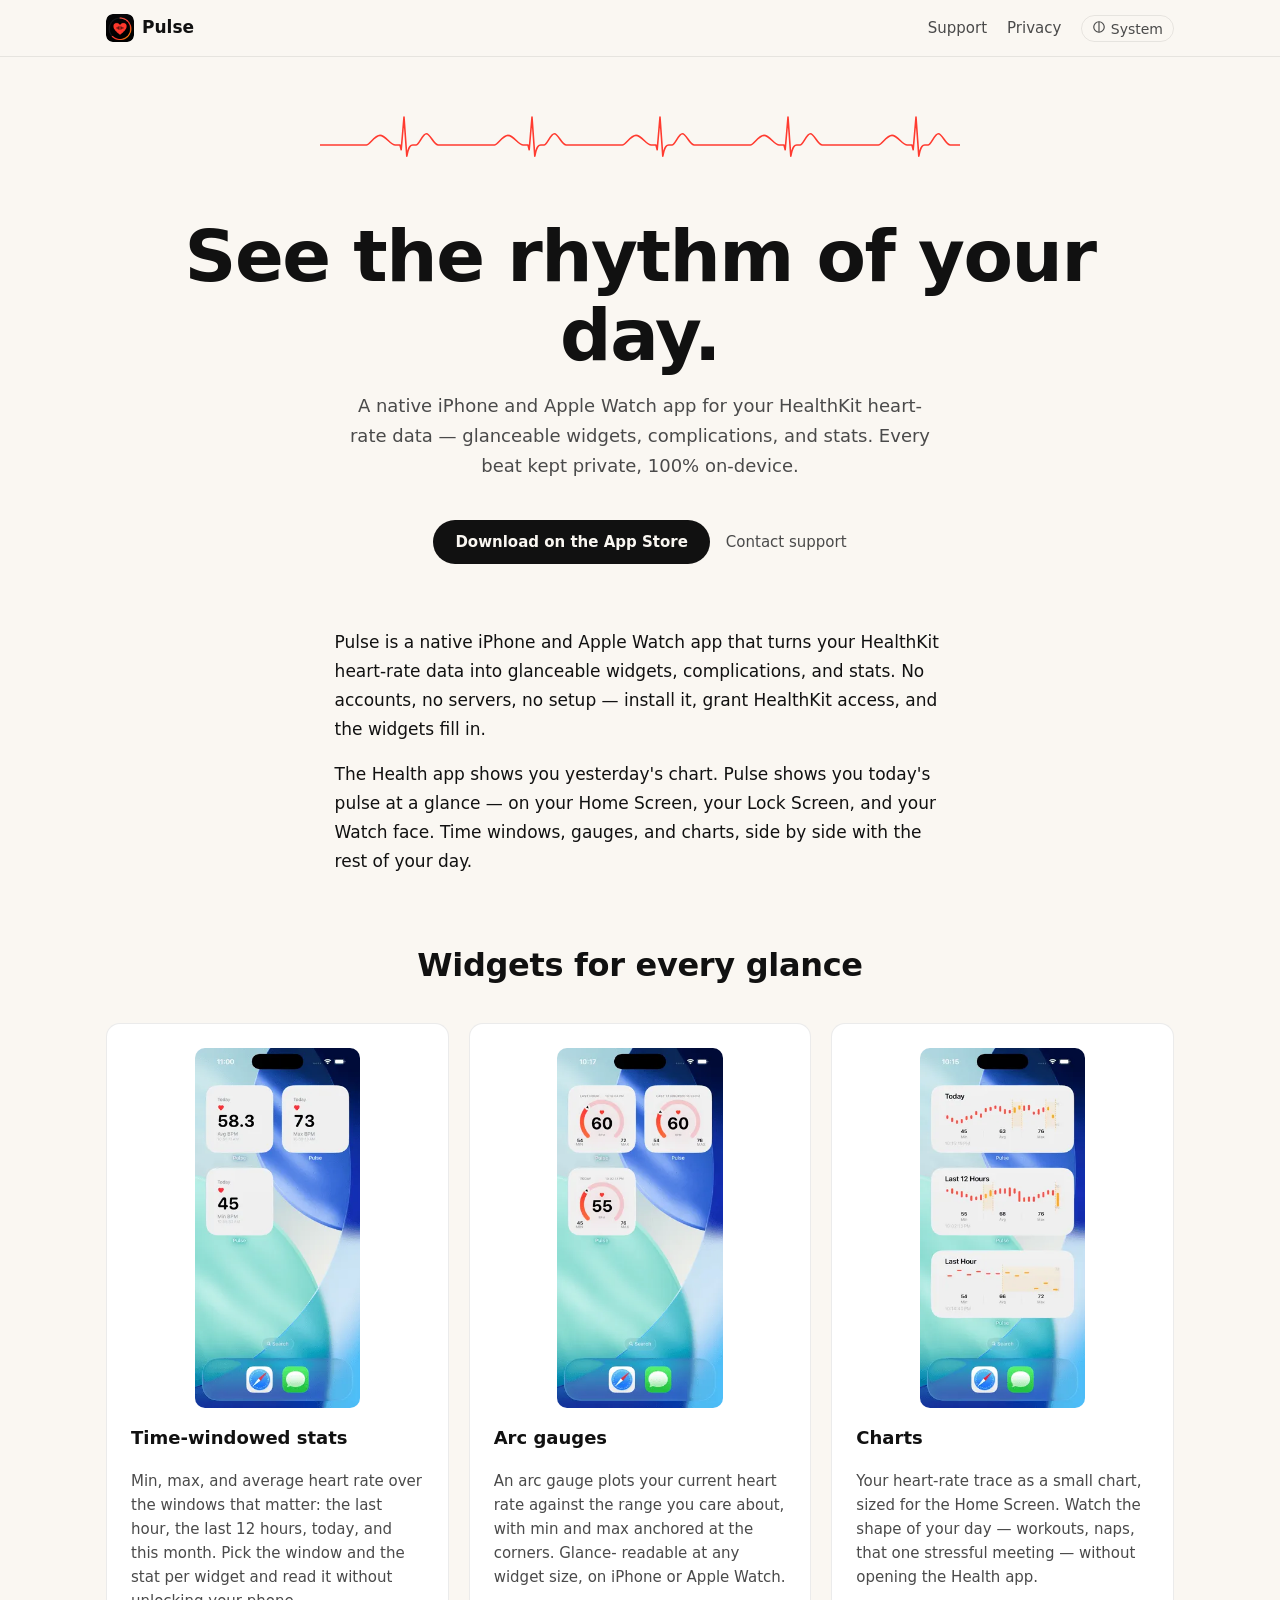
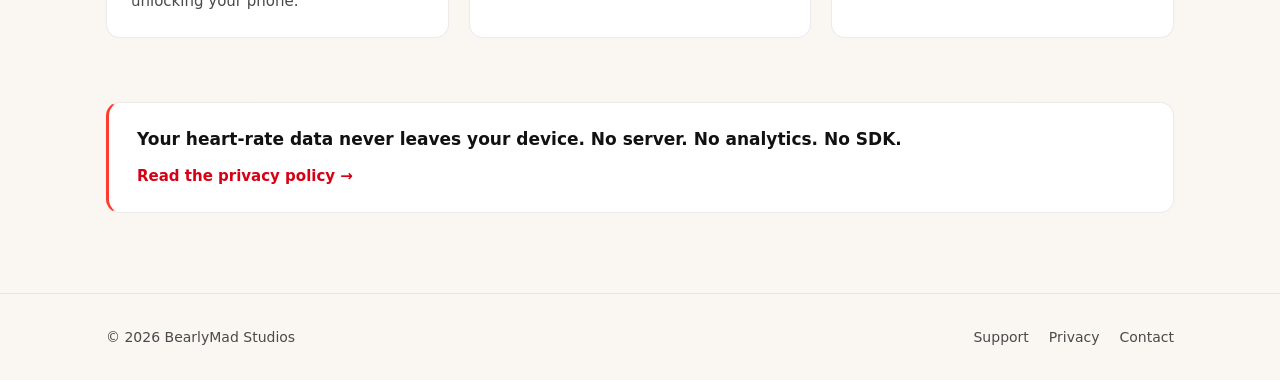
<file: index.html>
<!doctype html>
<html lang="en">
<head>
  <meta charset="UTF-8">
  <meta name="viewport" content="width=device-width, initial-scale=1">
  <title>Pulse — See the rhythm of your day.</title>
  <meta name="description" content="Pulse turns your HealthKit heart-rate data into glanceable iPhone and Apple Watch widgets, complications, and charts — every beat private, 100% on-device.">
  <link rel="canonical" href="https://pulse.bearcave.my/">

  <meta name="theme-color" content="#FF3B30" media="(prefers-color-scheme: light)">
  <meta name="theme-color" content="#FF453A" media="(prefers-color-scheme: dark)">

  <meta property="og:type" content="website">
  <meta property="og:site_name" content="Pulse">
  <meta property="og:title" content="Pulse — See the rhythm of your day.">
  <meta property="og:description" content="Pulse turns your HealthKit heart-rate data into glanceable iPhone and Apple Watch widgets, complications, and charts — every beat private, 100% on-device.">
  <meta property="og:url" content="https://pulse.bearcave.my/">
  <meta property="og:image" content="https://pulse.bearcave.my/assets/og-image.png">
  <meta property="og:image:width" content="1200">
  <meta property="og:image:height" content="630">

  <meta name="twitter:card" content="summary_large_image">
  <meta name="twitter:title" content="Pulse — See the rhythm of your day.">
  <meta name="twitter:description" content="Pulse turns your HealthKit heart-rate data into glanceable iPhone and Apple Watch widgets, complications, and charts — every beat private, 100% on-device.">
  <meta name="twitter:image" content="https://pulse.bearcave.my/assets/og-image.png">

  <link rel="icon" type="image/png" sizes="32x32" href="assets/favicon-32.png">
  <link rel="icon" type="image/png" sizes="16x16" href="assets/favicon-16.png">
  <link rel="apple-touch-icon" href="assets/icon-180.png">
  <link rel="stylesheet" href="styles.css">
  <script>!function(){var t=localStorage.getItem('pulse.theme');if(t==='light'||t==='dark')document.documentElement.setAttribute('data-theme',t)}()</script>
  <script src="app.js" defer></script>
</head>
<body>
  <a class="skip-link" href="#main">Skip to content</a>

  <header class="site-header">
    <div class="container header-inner">
      <a href="index.html" class="wordmark">
        <img src="assets/icon-180.png" alt="Pulse app icon" width="28" height="28">
        <span>Pulse</span>
      </a>
      <nav class="site-nav" aria-label="Site navigation">
        <a href="support.html">Support</a>
        <a href="privacy.html">Privacy</a>
        <button class="theme-toggle" aria-label="Toggle color theme">System</button>
      </nav>
    </div>
  </header>

  <main id="main" class="container">
    <section class="hero">

      <svg class="hero-wave" viewBox="0 0 800 80"
           preserveAspectRatio="xMidYMid meet"
           aria-hidden="true" focusable="false">
        <path
          d="M0,40 H58 C62,40 68,28 75,28 C82,28 88,40 94,40
             H100 L101.5,46 L105,5 L108.5,54
             C111,40 114,40 116,40 H120
             C124,40 128,26 133,26 C138,26 142,40 148,40 H160
             H218 C222,40 228,28 235,28 C242,28 248,40 254,40
             H260 L261.5,46 L265,5 L268.5,54
             C271,40 274,40 276,40 H280
             C284,40 288,26 293,26 C298,26 302,40 308,40 H320
             H378 C382,40 388,28 395,28 C402,28 408,40 414,40
             H420 L421.5,46 L425,5 L428.5,54
             C431,40 434,40 436,40 H440
             C444,40 448,26 453,26 C458,26 462,40 468,40 H480
             H538 C542,40 548,28 555,28 C562,28 568,40 574,40
             H580 L581.5,46 L585,5 L588.5,54
             C591,40 594,40 596,40 H600
             C604,40 608,26 613,26 C618,26 622,40 628,40 H640
             H698 C702,40 708,28 715,28 C722,28 728,40 734,40
             H740 L741.5,46 L745,5 L748.5,54
             C751,40 754,40 756,40 H760
             C764,40 768,26 773,26 C778,26 782,40 788,40 H800"
          fill="none" stroke="var(--accent)"
          stroke-width="2" stroke-linecap="round" stroke-linejoin="round"/>
      </svg>

      <h1 class="hero-headline">See the rhythm of your day.</h1>

      <p class="hero-subhead">A native iPhone and Apple Watch app for your
      HealthKit heart-rate data — glanceable widgets, complications, and stats.
      Every beat kept private, 100% on-device.</p>

      <div class="hero-actions">
        <a href="https://apps.apple.com/my/app/pulse-heart-stats/id6766077332"
           class="badge-app-store">
          Download on the App Store
        </a>
        <a href="support.html" class="hero-support-link">Contact support</a>
      </div>

    </section>

    <section class="intro">
      <p>Pulse is a native iPhone and Apple Watch app that turns your HealthKit
      heart-rate data into glanceable widgets, complications, and stats. No
      accounts, no servers, no setup — install it, grant HealthKit access, and
      the widgets fill in.</p>

      <p>The Health app shows you yesterday's chart. Pulse shows you today's
      pulse at a glance — on your Home Screen, your Lock Screen, and your Watch
      face. Time windows, gauges, and charts, side by side with the rest of
      your day.</p>
    </section>

    <section class="features" aria-labelledby="features-heading">
      <h2 id="features-heading" class="features-heading">Widgets for every glance</h2>

      <div class="features-grid">

        <article class="feature-card">
          <div class="feature-visual">
            <picture>
              <source srcset="assets/screenshots/time-windowed.webp" type="image/webp">
              <img src="assets/screenshots/time-windowed.png"
                   alt="Three small Home Screen widgets showing today's average, maximum, and minimum heart rate — 58.3, 73, and 45 BPM."
                   width="276" height="600" loading="lazy" decoding="async">
            </picture>
          </div>
          <h3>Time-windowed stats</h3>
          <p>Min, max, and average heart rate over the windows that matter:
          the last hour, the last 12 hours, today, and this month. Pick the
          window and the stat per widget and read it without unlocking your
          phone.</p>
        </article>

        <article class="feature-card">
          <div class="feature-visual">
            <picture>
              <source srcset="assets/screenshots/arc-gauges.webp" type="image/webp">
              <img src="assets/screenshots/arc-gauges.png"
                   alt="Three arc-gauge widgets on a Home Screen showing 60 BPM over the last hour, 60 BPM over the last 12 hours, and 55 BPM today, each with min and max readings underneath."
                   width="276" height="600" loading="lazy" decoding="async">
            </picture>
          </div>
          <h3>Arc gauges</h3>
          <p>An arc gauge plots your current heart rate against the range
          you care about, with min and max anchored at the corners. Glance-
          readable at any widget size, on iPhone or Apple Watch.</p>
        </article>

        <article class="feature-card">
          <div class="feature-visual">
            <picture>
              <source srcset="assets/screenshots/charts.webp" type="image/webp">
              <img src="assets/screenshots/charts.png"
                   alt="Three chart widgets on a Home Screen showing heart-rate traces for today, the last 12 hours, and the last hour, each with min, average, and max BPM beneath the chart."
                   width="276" height="600" loading="lazy" decoding="async">
            </picture>
          </div>
          <h3>Charts</h3>
          <p>Your heart-rate trace as a small chart, sized for the Home
          Screen. Watch the shape of your day — workouts, naps, that one
          stressful meeting — without opening the Health app.</p>
        </article>

      </div>
    </section>

    <aside class="privacy-callout" aria-labelledby="privacy-callout-heading">
      <p id="privacy-callout-heading" class="privacy-callout-quote">
        Your heart-rate data never leaves your device. No server. No analytics.
        No SDK.
      </p>
      <a class="privacy-callout-link" href="privacy.html">Read the privacy policy →</a>
    </aside>
  </main>

  <footer class="site-footer">
    <div class="container footer-inner">
      <p class="copyright">© 2026 BearlyMad Studios</p>
      <nav class="footer-nav" aria-label="Footer navigation">
        <a href="support.html">Support</a>
        <a href="privacy.html">Privacy</a>
        <a class="support-email"
           data-user="pulse.support"
           data-domain="bearcave.my"
           data-label="Contact"
           href="#">
          <noscript>Email: pulse.support [at] bearcave.my</noscript>
          Contact
        </a>
      </nav>
    </div>
  </footer>
</body>
</html>
</file>
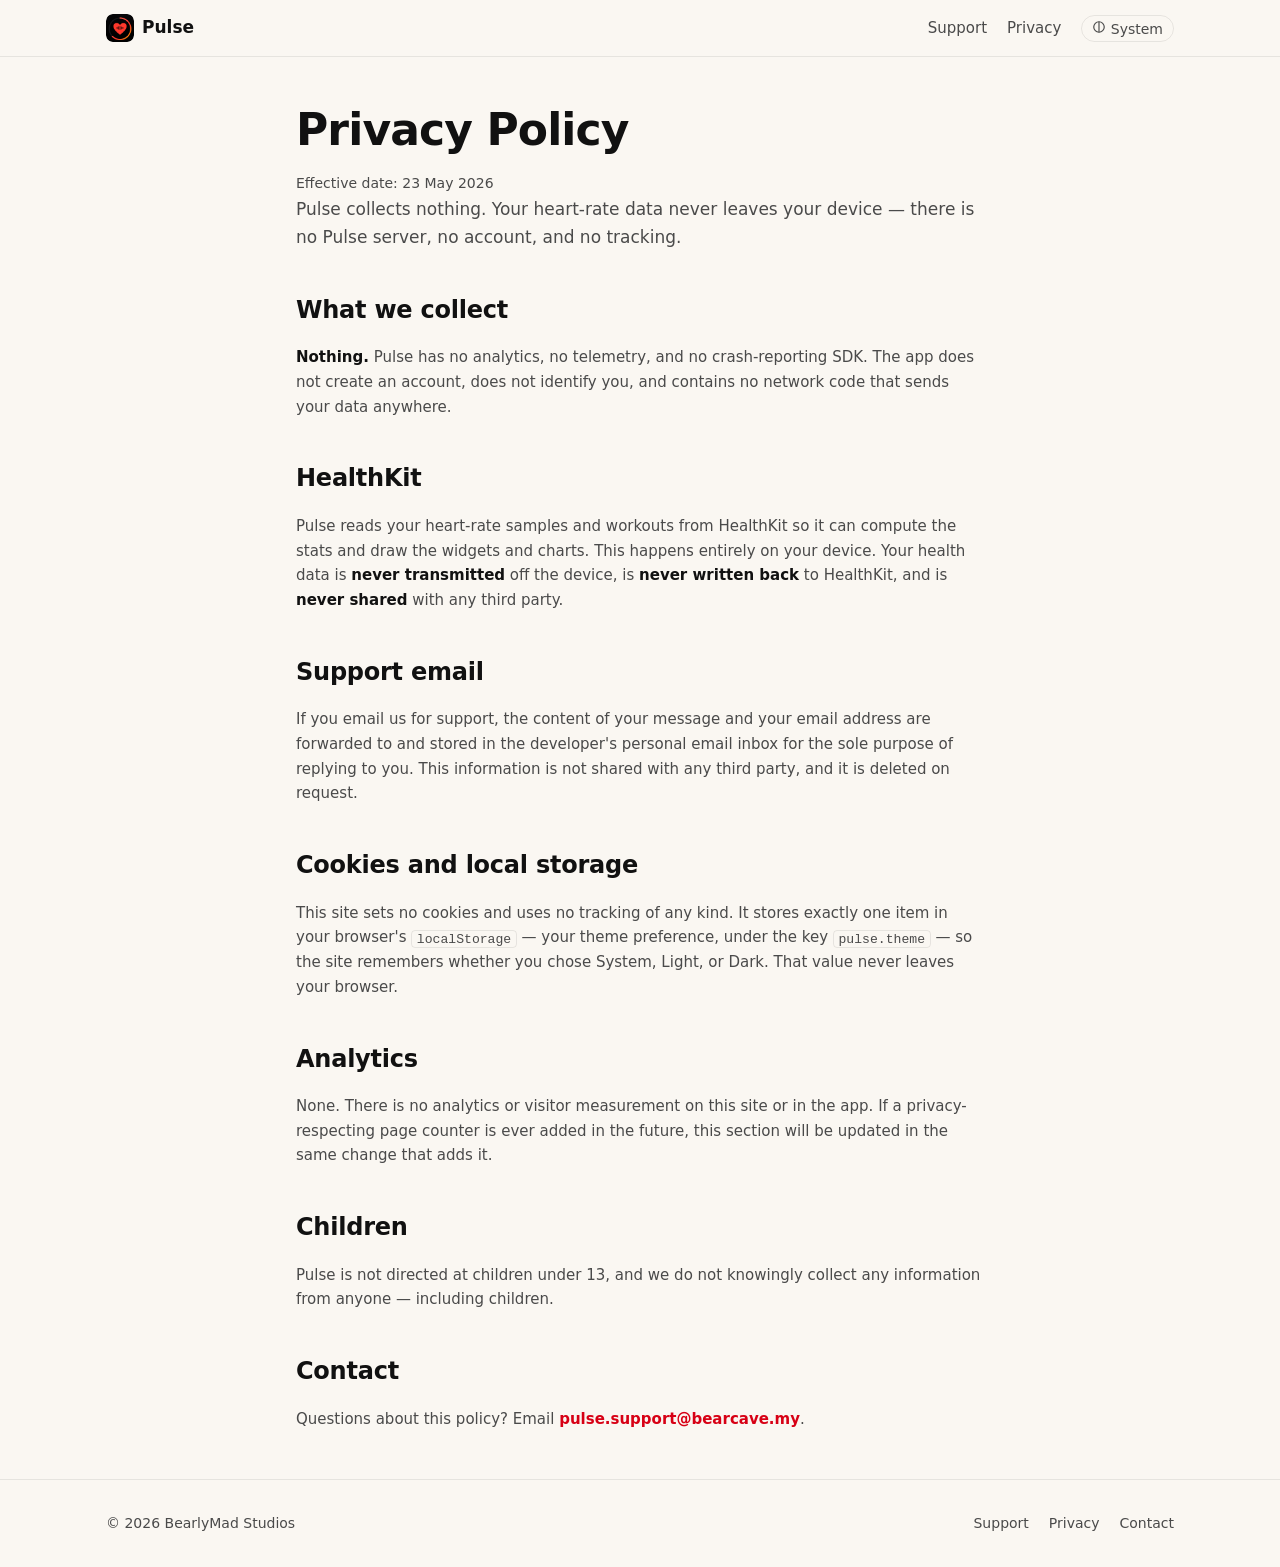
<file: privacy.html>
<!doctype html>
<html lang="en">
<head>
  <meta charset="UTF-8">
  <meta name="viewport" content="width=device-width, initial-scale=1">
  <title>Privacy Policy — Pulse</title>
  <meta name="description" content="How Pulse handles your data: nothing collected, no analytics, no servers. Your HealthKit heart-rate data stays 100% on your device. Read the full policy.">
  <link rel="canonical" href="https://pulse.bearcave.my/privacy.html">

  <meta name="theme-color" content="#FF3B30" media="(prefers-color-scheme: light)">
  <meta name="theme-color" content="#FF453A" media="(prefers-color-scheme: dark)">

  <meta property="og:type" content="website">
  <meta property="og:site_name" content="Pulse">
  <meta property="og:title" content="Pulse — Privacy Policy">
  <meta property="og:description" content="How Pulse handles your data: nothing collected, no analytics, no servers. Your HealthKit heart-rate data stays 100% on your device. Read the full policy.">
  <meta property="og:url" content="https://pulse.bearcave.my/privacy.html">
  <meta property="og:image" content="https://pulse.bearcave.my/assets/og-image.png">
  <meta property="og:image:width" content="1200">
  <meta property="og:image:height" content="630">

  <meta name="twitter:card" content="summary_large_image">
  <meta name="twitter:title" content="Pulse — Privacy Policy">
  <meta name="twitter:description" content="How Pulse handles your data: nothing collected, no analytics, no servers. Your HealthKit heart-rate data stays 100% on your device. Read the full policy.">
  <meta name="twitter:image" content="https://pulse.bearcave.my/assets/og-image.png">

  <link rel="icon" type="image/png" sizes="32x32" href="assets/favicon-32.png">
  <link rel="icon" type="image/png" sizes="16x16" href="assets/favicon-16.png">
  <link rel="apple-touch-icon" href="assets/icon-180.png">
  <link rel="stylesheet" href="styles.css">
  <script>!function(){var t=localStorage.getItem('pulse.theme');if(t==='light'||t==='dark')document.documentElement.setAttribute('data-theme',t)}()</script>
  <script src="app.js" defer></script>
</head>
<body>
  <a class="skip-link" href="#main">Skip to content</a>

  <header class="site-header">
    <div class="container header-inner">
      <a href="index.html" class="wordmark">
        <img src="assets/icon-180.png" alt="Pulse app icon" width="28" height="28">
        <span>Pulse</span>
      </a>
      <nav class="site-nav" aria-label="Site navigation">
        <a href="support.html">Support</a>
        <a href="privacy.html">Privacy</a>
        <button class="theme-toggle" aria-label="Toggle color theme">System</button>
      </nav>
    </div>
  </header>

  <main id="main" class="container support-page privacy-page">

    <header class="support-intro">
      <h1>Privacy Policy</h1>
      <p class="privacy-effective">Effective date: 23 May 2026</p>
      <p>Pulse collects nothing. Your heart-rate data never leaves your
      device — there is no Pulse server, no account, and no tracking.</p>
    </header>

    <section aria-labelledby="collect-heading">
      <h2 id="collect-heading">What we collect</h2>
      <p><strong>Nothing.</strong> Pulse has no analytics, no telemetry, and
      no crash-reporting SDK. The app does not create an account, does not
      identify you, and contains no network code that sends your data
      anywhere.</p>
    </section>

    <section aria-labelledby="healthkit-heading">
      <h2 id="healthkit-heading">HealthKit</h2>
      <p>Pulse reads your heart-rate samples and workouts from HealthKit so
      it can compute the stats and draw the widgets and charts. This happens
      entirely on your device. Your health data is <strong>never
      transmitted</strong> off the device, is <strong>never written back</strong>
      to HealthKit, and is <strong>never shared</strong> with any third
      party.</p>
    </section>

    <section aria-labelledby="email-heading">
      <h2 id="email-heading">Support email</h2>
      <p>If you email us for support, the content of your message and your
      email address are forwarded to and stored in the developer's personal
      email inbox for the sole purpose of replying to you. This information is
      not shared with any third party, and it is deleted on request.</p>
    </section>

    <section aria-labelledby="storage-heading">
      <h2 id="storage-heading">Cookies and local storage</h2>
      <p>This site sets no cookies and uses no tracking of any kind. It stores
      exactly one item in your browser's <code>localStorage</code> — your
      theme preference, under the key <code>pulse.theme</code> — so the site
      remembers whether you chose System, Light, or Dark. That value never
      leaves your browser.</p>
    </section>

    <section aria-labelledby="analytics-heading">
      <h2 id="analytics-heading">Analytics</h2>
      <p>None. There is no analytics or visitor measurement on this site or in
      the app. If a privacy-respecting page counter is ever added in the
      future, this section will be updated in the same change that adds it.</p>
    </section>

    <section aria-labelledby="children-heading">
      <h2 id="children-heading">Children</h2>
      <p>Pulse is not directed at children under 13, and we do not knowingly
      collect any information from anyone — including children.</p>
    </section>

    <section aria-labelledby="contact-heading">
      <h2 id="contact-heading">Contact</h2>
      <p>Questions about this policy? Email
        <a class="support-email"
           data-user="pulse.support"
           data-domain="bearcave.my"
           href="#">
          <noscript>pulse.support [at] bearcave.my</noscript>
          pulse.support [at] bearcave.my
        </a>.</p>
    </section>

  </main>

  <footer class="site-footer">
    <div class="container footer-inner">
      <p class="copyright">© 2026 BearlyMad Studios</p>
      <nav class="footer-nav" aria-label="Footer navigation">
        <a href="support.html">Support</a>
        <a href="privacy.html">Privacy</a>
        <a class="support-email"
           data-user="pulse.support"
           data-domain="bearcave.my"
           data-label="Contact"
           href="#">
          <noscript>Email: pulse.support [at] bearcave.my</noscript>
          Contact
        </a>
      </nav>
    </div>
  </footer>
</body>
</html>
</file>
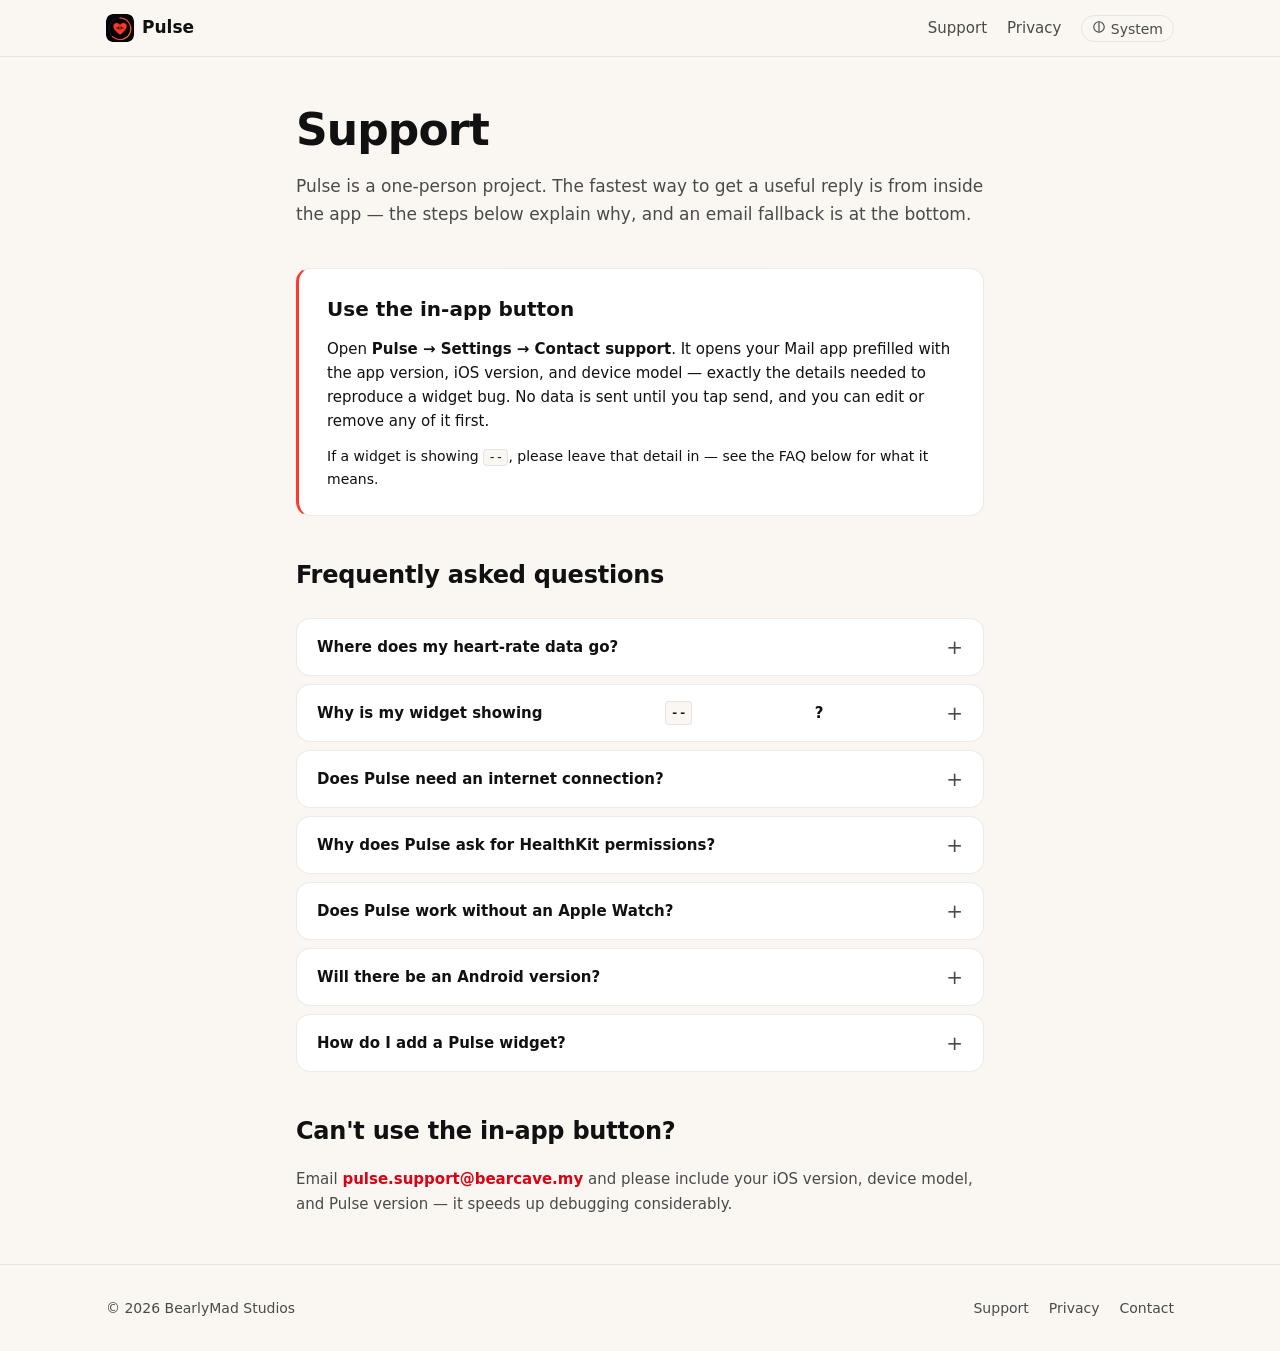
<file: support.html>
<!doctype html>
<html lang="en">
<head>
  <meta charset="UTF-8">
  <meta name="viewport" content="width=device-width, initial-scale=1">
  <title>Support — Pulse</title>
  <meta name="description" content="Get help with Pulse, the on-device heart-rate widget app for iPhone and Apple Watch. Browse the FAQ, use in-app support, or reach the team by email.">
  <link rel="canonical" href="https://pulse.bearcave.my/support.html">

  <meta name="theme-color" content="#FF3B30" media="(prefers-color-scheme: light)">
  <meta name="theme-color" content="#FF453A" media="(prefers-color-scheme: dark)">

  <meta property="og:type" content="website">
  <meta property="og:site_name" content="Pulse">
  <meta property="og:title" content="Pulse — Support">
  <meta property="og:description" content="Get help with Pulse, the on-device heart-rate widget app for iPhone and Apple Watch. Browse the FAQ, use in-app support, or reach the team by email.">
  <meta property="og:url" content="https://pulse.bearcave.my/support.html">
  <meta property="og:image" content="https://pulse.bearcave.my/assets/og-image.png">
  <meta property="og:image:width" content="1200">
  <meta property="og:image:height" content="630">

  <meta name="twitter:card" content="summary_large_image">
  <meta name="twitter:title" content="Pulse — Support">
  <meta name="twitter:description" content="Get help with Pulse, the on-device heart-rate widget app for iPhone and Apple Watch. Browse the FAQ, use in-app support, or reach the team by email.">
  <meta name="twitter:image" content="https://pulse.bearcave.my/assets/og-image.png">

  <link rel="icon" type="image/png" sizes="32x32" href="assets/favicon-32.png">
  <link rel="icon" type="image/png" sizes="16x16" href="assets/favicon-16.png">
  <link rel="apple-touch-icon" href="assets/icon-180.png">
  <link rel="stylesheet" href="styles.css">
  <script>!function(){var t=localStorage.getItem('pulse.theme');if(t==='light'||t==='dark')document.documentElement.setAttribute('data-theme',t)}()</script>
  <script src="app.js" defer></script>
</head>
<body>
  <a class="skip-link" href="#main">Skip to content</a>

  <header class="site-header">
    <div class="container header-inner">
      <a href="index.html" class="wordmark">
        <img src="assets/icon-180.png" alt="Pulse app icon" width="28" height="28">
        <span>Pulse</span>
      </a>
      <nav class="site-nav" aria-label="Site navigation">
        <a href="support.html">Support</a>
        <a href="privacy.html">Privacy</a>
        <button class="theme-toggle" aria-label="Toggle color theme">System</button>
      </nav>
    </div>
  </header>

  <main id="main" class="container support-page">

    <header class="support-intro">
      <h1>Support</h1>
      <p>Pulse is a one-person project. The fastest way to get a useful reply
      is from inside the app — the steps below explain why, and an email
      fallback is at the bottom.</p>
    </header>

    <section class="support-callout" aria-labelledby="in-app-heading">
      <h2 id="in-app-heading">Use the in-app button</h2>
      <p>Open <strong>Pulse → Settings → Contact support</strong>. It opens
      your Mail app prefilled with the app version, iOS version, and device
      model — exactly the details needed to reproduce a widget bug. No data
      is sent until you tap send, and you can edit or remove any of it
      first.</p>
      <p class="support-callout-note">If a widget is showing
      <code>--</code>, please leave that detail in — see the FAQ below for
      what it means.</p>
    </section>

    <section class="faq" aria-labelledby="faq-heading">
      <h2 id="faq-heading">Frequently asked questions</h2>

      <details class="faq-item">
        <summary>Where does my heart-rate data go?</summary>
        <p>Nowhere. Pulse reads heart-rate samples from HealthKit on your
        device, computes the widget, and that's the end of it. There is no
        Pulse server. Nothing is uploaded, synced, or shared.</p>
      </details>

      <details class="faq-item">
        <summary>Why is my widget showing <code>--</code>?</summary>
        <p>That sentinel means HealthKit has no heart-rate samples inside
        the window the widget is configured for — for example, an
        "Avg, last hour" widget when the Watch hasn't taken a reading in
        the past hour. Once a new sample arrives the widget will refresh
        on its normal schedule.</p>
      </details>

      <details class="faq-item">
        <summary>Does Pulse need an internet connection?</summary>
        <p>No. Pulse works fully offline. There is no account, no sign-in,
        and no network code in the app.</p>
      </details>

      <details class="faq-item">
        <summary>Why does Pulse ask for HealthKit permissions?</summary>
        <p>To read your heart-rate samples and workouts so it can compute
        the stats and draw the charts. Nothing else is requested, and
        Pulse never writes back to HealthKit.</p>
      </details>

      <details class="faq-item">
        <summary>Does Pulse work without an Apple Watch?</summary>
        <p>Yes — the iPhone widgets and Lock Screen widgets work with
        whatever heart-rate data HealthKit has, including readings from
        third-party devices. An Apple Watch gives you the richest data
        (and adds the Watch complications), but it isn't required.</p>
      </details>

      <details class="faq-item">
        <summary>Will there be an Android version?</summary>
        <p>No. Pulse is built on HealthKit, which is Apple-only.</p>
      </details>

      <details class="faq-item">
        <summary>How do I add a Pulse widget?</summary>
        <p>Long-press the Home Screen, tap the <strong>+</strong> in the
        top corner, search for <strong>Pulse</strong>, pick the widget,
        and tap <strong>Add Widget</strong>. The same flow works on the
        Lock Screen and Apple Watch face.</p>
      </details>
    </section>

    <section class="support-fallback" aria-labelledby="fallback-heading">
      <h2 id="fallback-heading">Can't use the in-app button?</h2>
      <p>Email
        <a class="support-email"
           data-user="pulse.support"
           data-domain="bearcave.my"
           href="#">
          <noscript>pulse.support [at] bearcave.my</noscript>
          pulse.support [at] bearcave.my
        </a>
        and please include your iOS version, device model, and Pulse
        version — it speeds up debugging considerably.</p>
    </section>

  </main>

  <footer class="site-footer">
    <div class="container footer-inner">
      <p class="copyright">© 2026 BearlyMad Studios</p>
      <nav class="footer-nav" aria-label="Footer navigation">
        <a href="support.html">Support</a>
        <a href="privacy.html">Privacy</a>
        <a class="support-email"
           data-user="pulse.support"
           data-domain="bearcave.my"
           data-label="Contact"
           href="#">
          <noscript>Email: pulse.support [at] bearcave.my</noscript>
          Contact
        </a>
      </nav>
    </div>
  </footer>
</body>
</html>
</file>
<file: styles.css>
/* ============================================================
   Design tokens — light (default)
   ============================================================ */
:root {
  --bg:         #FAF7F2;
  --fg:         #111111;
  --fg-muted:   #4A4A4A;
  --accent:     #FF3B30;
  --accent-text: #D70015;  /* AA-safe red for text/links on light bg */
  --accent-fg:  #FFFFFF;
  --surface:    #FFFFFF;
  --border:     rgba(0, 0, 0, 0.08);
  --radius:     14px;
  --radius-pill: 999px;
  --maxw:       1100px;
}

/* Zero-JS dark path — OS preference */
@media (prefers-color-scheme: dark) {
  :root {
    --bg:       #0E0E10;
    --fg:       #F4F4F5;
    --fg-muted: #A1A1AA;
    --accent:   #FF453A;
    --accent-text: #FF453A;  /* already AA on dark bg */
    --surface:  #18181B;
    --border:   rgba(255, 255, 255, 0.10);
  }
}

/* Explicit theme overrides (set by app.js in M3) */
[data-theme="light"] {
  --bg:         #FAF7F2;
  --fg:         #111111;
  --fg-muted:   #4A4A4A;
  --accent:     #FF3B30;
  --accent-text: #D70015;
  --surface:    #FFFFFF;
  --border:     rgba(0, 0, 0, 0.08);
}

[data-theme="dark"] {
  --bg:       #0E0E10;
  --fg:       #F4F4F5;
  --fg-muted: #A1A1AA;
  --accent:   #FF453A;
  --accent-text: #FF453A;
  --surface:  #18181B;
  --border:   rgba(255, 255, 255, 0.10);
}

/* ============================================================
   Reset
   ============================================================ */
*,
*::before,
*::after {
  box-sizing: border-box;
  margin: 0;
  padding: 0;
}

/* ============================================================
   Base
   ============================================================ */
html {
  font-family: -apple-system, BlinkMacSystemFont, "SF Pro Text", "Segoe UI",
               system-ui, sans-serif;
  font-size: 16px;
  -webkit-text-size-adjust: 100%;
}

body {
  background: var(--bg);
  color: var(--fg);
  min-height: 100vh;   /* fallback for Safari < 15.4 */
  min-height: 100dvh;
  display: flex;
  flex-direction: column;
  line-height: 1.6;
}

img {
  max-width: 100%;
  height: auto;
  display: block;
}

a {
  color: var(--accent-text);
}

/* ============================================================
   Layout helpers
   ============================================================ */
.container {
  max-width: var(--maxw);
  margin-inline: auto;
  padding-inline: 1rem;
}

main {
  flex: 1;
  padding-block: 3rem;
}

/* ============================================================
   Accessibility — skip link + focus ring
   ============================================================ */
.skip-link {
  position: absolute;
  left: -9999px;
  top: auto;
  width: 1px;
  height: 1px;
  overflow: hidden;
  background: var(--accent-text);
  color: var(--accent-fg);
  padding: 0.5rem 1rem;
  border-radius: var(--radius);
  font-weight: 600;
  text-decoration: none;
  z-index: 100;
}

.skip-link:focus {
  position: fixed;
  top: 0.75rem;
  left: 50%;
  translate: -50% 0;
  width: auto;
  height: auto;
}

:focus-visible {
  outline: 2px solid var(--accent);
  outline-offset: 3px;
}

/* ============================================================
   Header
   ============================================================ */
.site-header {
  border-bottom: 1px solid var(--border);
}

.header-inner {
  display: flex;
  align-items: center;
  justify-content: space-between;
  height: 56px;
}

.wordmark {
  display: flex;
  align-items: center;
  gap: 8px;
  text-decoration: none;
  font-weight: 700;
  font-size: 1.0625rem;
  color: var(--fg);
}

.wordmark img {
  width: 28px;
  height: 28px;
  border-radius: 7px;
}

.site-nav {
  display: flex;
  align-items: center;
  gap: 1.25rem;
}

.site-nav a {
  color: var(--fg-muted);
  text-decoration: none;
  font-size: 0.9375rem;
}

.site-nav a:hover {
  color: var(--fg);
}

.theme-toggle {
  background: none;
  border: 1px solid var(--border);
  border-radius: var(--radius-pill);
  padding: 4px 10px;
  cursor: pointer;
  color: var(--fg-muted);
  font-size: 0.875rem;
  font-family: inherit;
}

.theme-toggle:hover {
  color: var(--fg);
  border-color: var(--fg-muted);
}

/* ============================================================
   Footer
   ============================================================ */
.site-footer {
  border-top: 1px solid var(--border);
  padding-block: 2rem;
}

.footer-inner {
  display: flex;
  align-items: center;
  justify-content: space-between;
  flex-wrap: wrap;
  gap: 0.75rem;
}

.copyright {
  color: var(--fg-muted);
  font-size: 0.875rem;
}

.footer-nav {
  display: flex;
  gap: 1.25rem;
  flex-wrap: wrap;
}

.footer-nav a {
  color: var(--fg-muted);
  text-decoration: none;
  font-size: 0.875rem;
}

.footer-nav a:hover {
  color: var(--fg);
}

/* ============================================================
   Hero
   ============================================================ */
@keyframes waveform-pulse {
  0%, 100% { opacity: 0.55; }
  50%       { opacity: 1;    }
}

.hero {
  padding-bottom: 3rem;
  text-align: center;
}

.hero-wave {
  display: block;
  width: 100%;
  max-width: 640px;
  height: 80px;
  margin-inline: auto;
  margin-bottom: 2rem;
  animation: waveform-pulse 2s ease-in-out infinite;
}

.hero-headline {
  font-size: clamp(2.25rem, 6vw, 4.5rem);
  font-weight: 800;
  line-height: 1.1;
  letter-spacing: -0.02em;
  color: var(--fg);
  margin-bottom: 1rem;
}

.hero-subhead {
  font-size: clamp(1rem, 2.5vw, 1.125rem);
  color: var(--fg-muted);
  max-width: 600px;
  margin-inline: auto;
  margin-bottom: 2.5rem;
  line-height: 1.65;
}

.hero-actions {
  display: flex;
  align-items: center;
  justify-content: center;
  gap: 1rem;
  flex-wrap: wrap;
}

.badge-app-store {
  background: var(--fg);
  color: var(--bg);
  border: none;
  border-radius: var(--radius-pill);
  padding: 0.625rem 1.375rem;
  font-size: 0.9375rem;
  font-weight: 600;
  font-family: inherit;
  text-decoration: none;
  display: inline-block;
}

.badge-app-store:hover {
  opacity: 0.85;
}

.hero-support-link {
  font-size: 0.9375rem;
  color: var(--fg-muted);
  text-decoration: none;
}

.hero-support-link:hover {
  color: var(--fg);
}

/* ============================================================
   Intro — §5.1.3
   ============================================================ */
.intro {
  max-width: 60ch;
  margin-inline: auto;
  padding-block: 1rem 3rem;
  display: flex;
  flex-direction: column;
  gap: 1rem;
  color: var(--fg);
}

.intro p {
  font-size: 1.0625rem;
  line-height: 1.7;
}

/* ============================================================
   Features — §5.1.4
   ============================================================ */
.features {
  padding-block: 1rem 3rem;
}

.features-heading {
  font-size: clamp(1.5rem, 3vw, 2rem);
  font-weight: 700;
  letter-spacing: -0.01em;
  margin-bottom: 2rem;
  text-align: center;
}

.features-grid {
  display: grid;
  grid-template-columns: 1fr;
  gap: 1.25rem;
  scroll-snap-type: y mandatory;
}

.feature-card {
  background: var(--surface);
  border: 1px solid var(--border);
  border-radius: var(--radius);
  padding: 1.5rem;
  display: flex;
  flex-direction: column;
  gap: 1rem;
  scroll-snap-align: start;
}

.feature-card h3 {
  font-size: 1.125rem;
  font-weight: 700;
  color: var(--fg);
}

.feature-card p {
  color: var(--fg-muted);
  font-size: 0.9375rem;
  line-height: 1.6;
}

.feature-visual {
  display: flex;
  align-items: center;
  justify-content: center;
  min-height: 200px;
}

.feature-visual img {
  max-height: 360px;
  width: auto;
  border-radius: 10px;
}

@media (min-width: 720px) {
  .features-grid {
    grid-template-columns: repeat(3, 1fr);
    scroll-snap-type: none;
  }

  .feature-visual {
    min-height: 240px;
  }
}

/* ============================================================
   Privacy callout — §5.1.5
   ============================================================ */
.privacy-callout {
  margin-block: 1rem 2rem;
  padding: 1.5rem 1.75rem;
  background: var(--surface);
  border: 1px solid var(--border);
  border-left: 3px solid var(--accent);
  border-radius: var(--radius);
  display: flex;
  flex-direction: column;
  gap: 0.75rem;
}

.privacy-callout-quote {
  font-size: 1.0625rem;
  font-weight: 600;
  color: var(--fg);
  line-height: 1.5;
}

.privacy-callout-link {
  font-size: 0.9375rem;
  color: var(--accent-text);
  text-decoration: none;
  font-weight: 600;
  align-self: flex-start;
}

.privacy-callout-link:hover {
  text-decoration: underline;
}

/* ============================================================
   Support page — §5.2 / M6
   ============================================================ */
.support-page {
  max-width: 720px;
  display: flex;
  flex-direction: column;
  gap: 2.5rem;
}

.support-intro h1 {
  font-size: clamp(2rem, 5vw, 2.75rem);
  font-weight: 800;
  letter-spacing: -0.02em;
  line-height: 1.15;
  margin-bottom: 1rem;
}

.support-intro p {
  font-size: 1.0625rem;
  color: var(--fg-muted);
  line-height: 1.65;
}

.support-callout {
  padding: 1.5rem 1.75rem;
  background: var(--surface);
  border: 1px solid var(--border);
  border-left: 3px solid var(--accent);
  border-radius: var(--radius);
  display: flex;
  flex-direction: column;
  gap: 0.75rem;
}

.support-callout h2 {
  font-size: 1.25rem;
  font-weight: 700;
  color: var(--fg);
}

.support-callout p {
  font-size: 0.9375rem;
  line-height: 1.6;
  color: var(--fg);
}

.support-callout strong {
  color: var(--fg);
  font-weight: 600;
}

.support-callout-note {
  color: var(--fg-muted);
  font-size: 0.875rem !important;
}

.support-callout code,
.faq-item code {
  font-family: ui-monospace, SFMono-Regular, "SF Mono", Menlo, monospace;
  font-size: 0.875em;
  background: var(--bg);
  padding: 0.05em 0.35em;
  border-radius: 4px;
  border: 1px solid var(--border);
}

.faq h2,
.support-fallback h2,
.privacy-page h2 {
  font-size: clamp(1.25rem, 3vw, 1.5rem);
  font-weight: 700;
  letter-spacing: -0.01em;
  margin-bottom: 1rem;
  color: var(--fg);
}

.faq {
  display: flex;
  flex-direction: column;
  gap: 0.5rem;
}

.faq-item {
  background: var(--surface);
  border: 1px solid var(--border);
  border-radius: var(--radius);
  padding: 0;
  overflow: hidden;
}

.faq-item summary {
  list-style: none;
  cursor: pointer;
  padding: 1rem 1.25rem;
  font-weight: 600;
  font-size: 0.9375rem;
  color: var(--fg);
  display: flex;
  align-items: center;
  justify-content: space-between;
  gap: 1rem;
}

.faq-item summary::-webkit-details-marker {
  display: none;
}

.faq-item summary::after {
  content: "+";
  font-weight: 400;
  font-size: 1.25rem;
  line-height: 1;
  color: var(--fg-muted);
  transition: transform 150ms ease;
}

.faq-item[open] summary::after {
  content: "−";
}

.faq-item summary:hover {
  color: var(--accent-text);
}

.faq-item > p {
  padding: 0 1.25rem 1rem;
  color: var(--fg-muted);
  font-size: 0.9375rem;
  line-height: 1.65;
}

.support-fallback p {
  font-size: 0.9375rem;
  line-height: 1.65;
  color: var(--fg-muted);
}

.support-fallback .support-email {
  color: var(--accent-text);
  font-weight: 600;
  text-decoration: none;
  word-break: break-word;
}

.support-fallback .support-email:hover {
  text-decoration: underline;
}

/* ============================================================
   Privacy page — §5.3 / M7
   ============================================================ */
.privacy-effective {
  font-size: 0.875rem !important;
  color: var(--fg-muted);
}

.privacy-page section p {
  font-size: 0.9375rem;
  line-height: 1.65;
  color: var(--fg-muted);
}

.privacy-page code {
  font-family: ui-monospace, SFMono-Regular, "SF Mono", Menlo, monospace;
  font-size: 0.875em;
  background: var(--bg);
  padding: 0.05em 0.35em;
  border-radius: 4px;
  border: 1px solid var(--border);
}

.privacy-page strong {
  color: var(--fg);
  font-weight: 600;
}

.privacy-page .support-email {
  color: var(--accent-text);
  font-weight: 600;
  text-decoration: none;
  word-break: break-word;
}

.privacy-page .support-email:hover {
  text-decoration: underline;
}

/* ============================================================
   Reduced motion
   ============================================================ */
@media (prefers-reduced-motion: reduce) {
  *,
  *::before,
  *::after {
    animation-duration: 0.01ms !important;
    animation-iteration-count: 1 !important;
    transition-duration: 0.01ms !important;
  }
}
</file>
